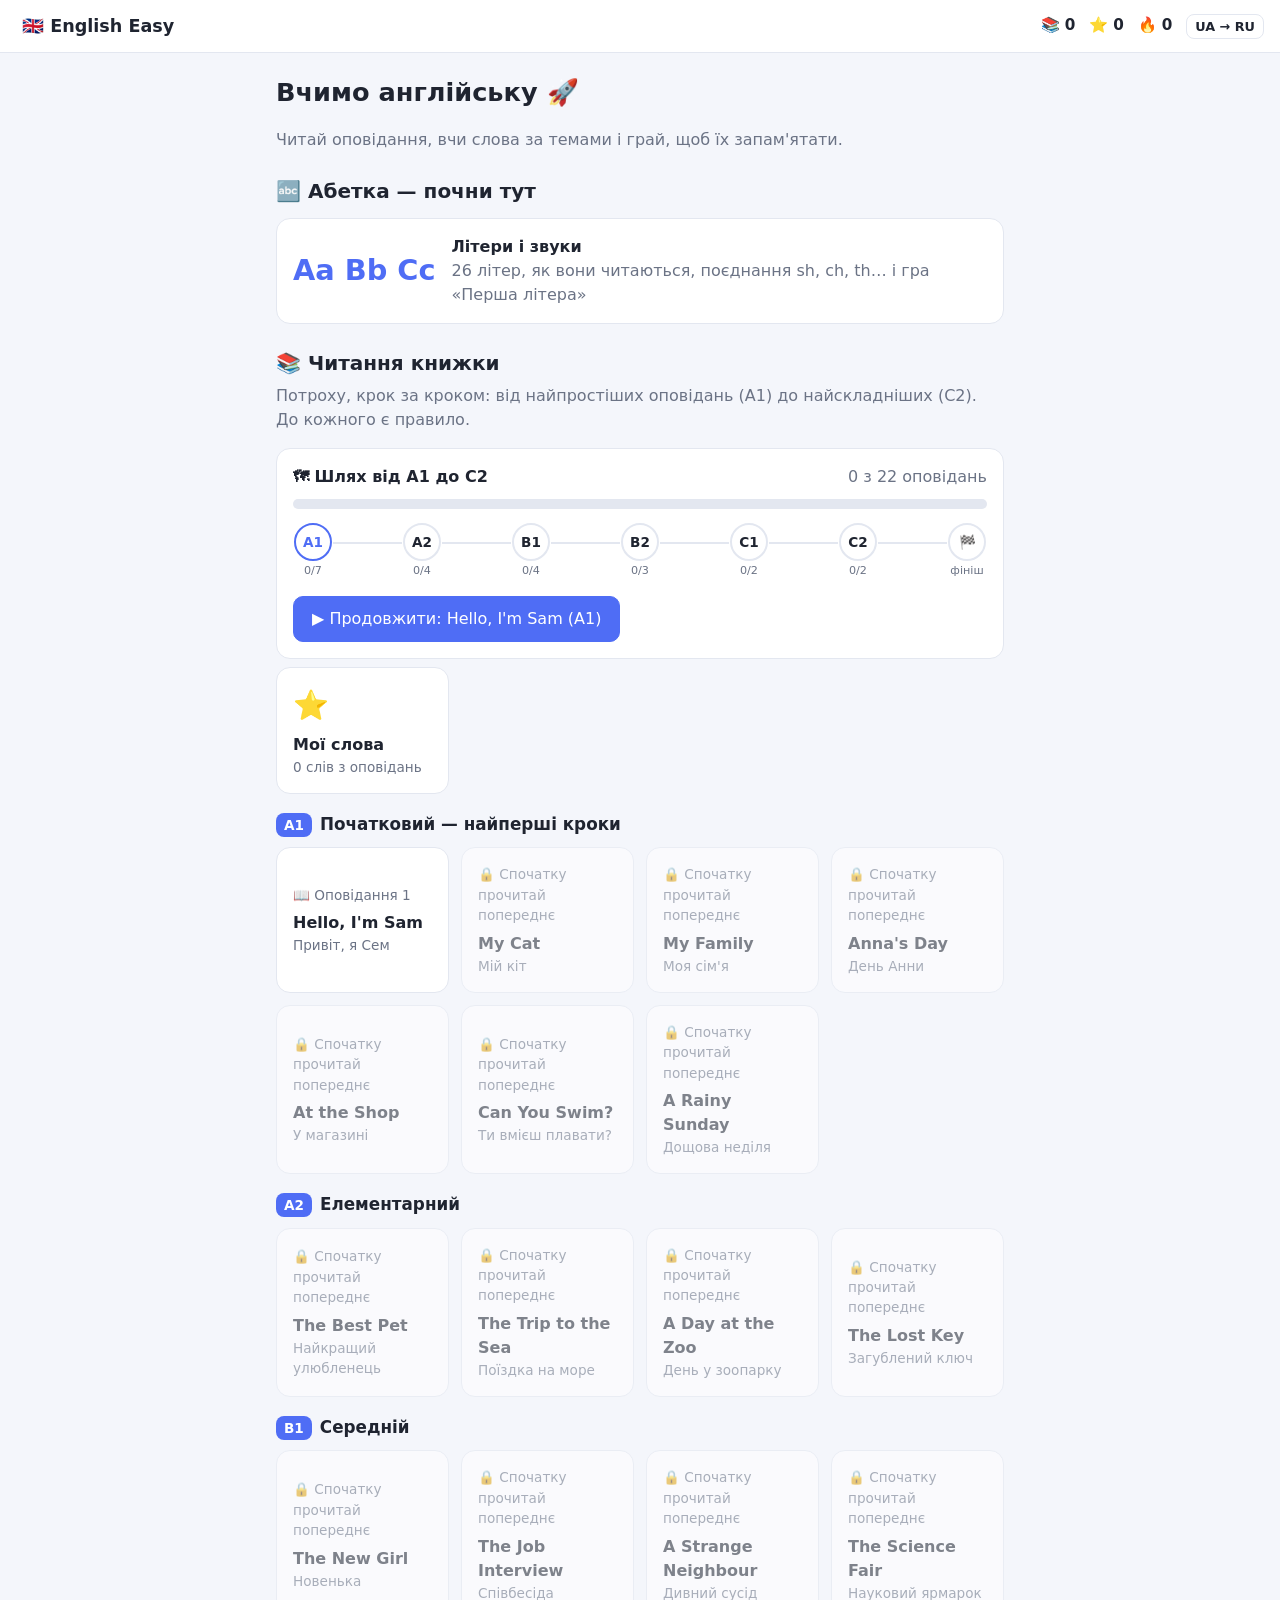
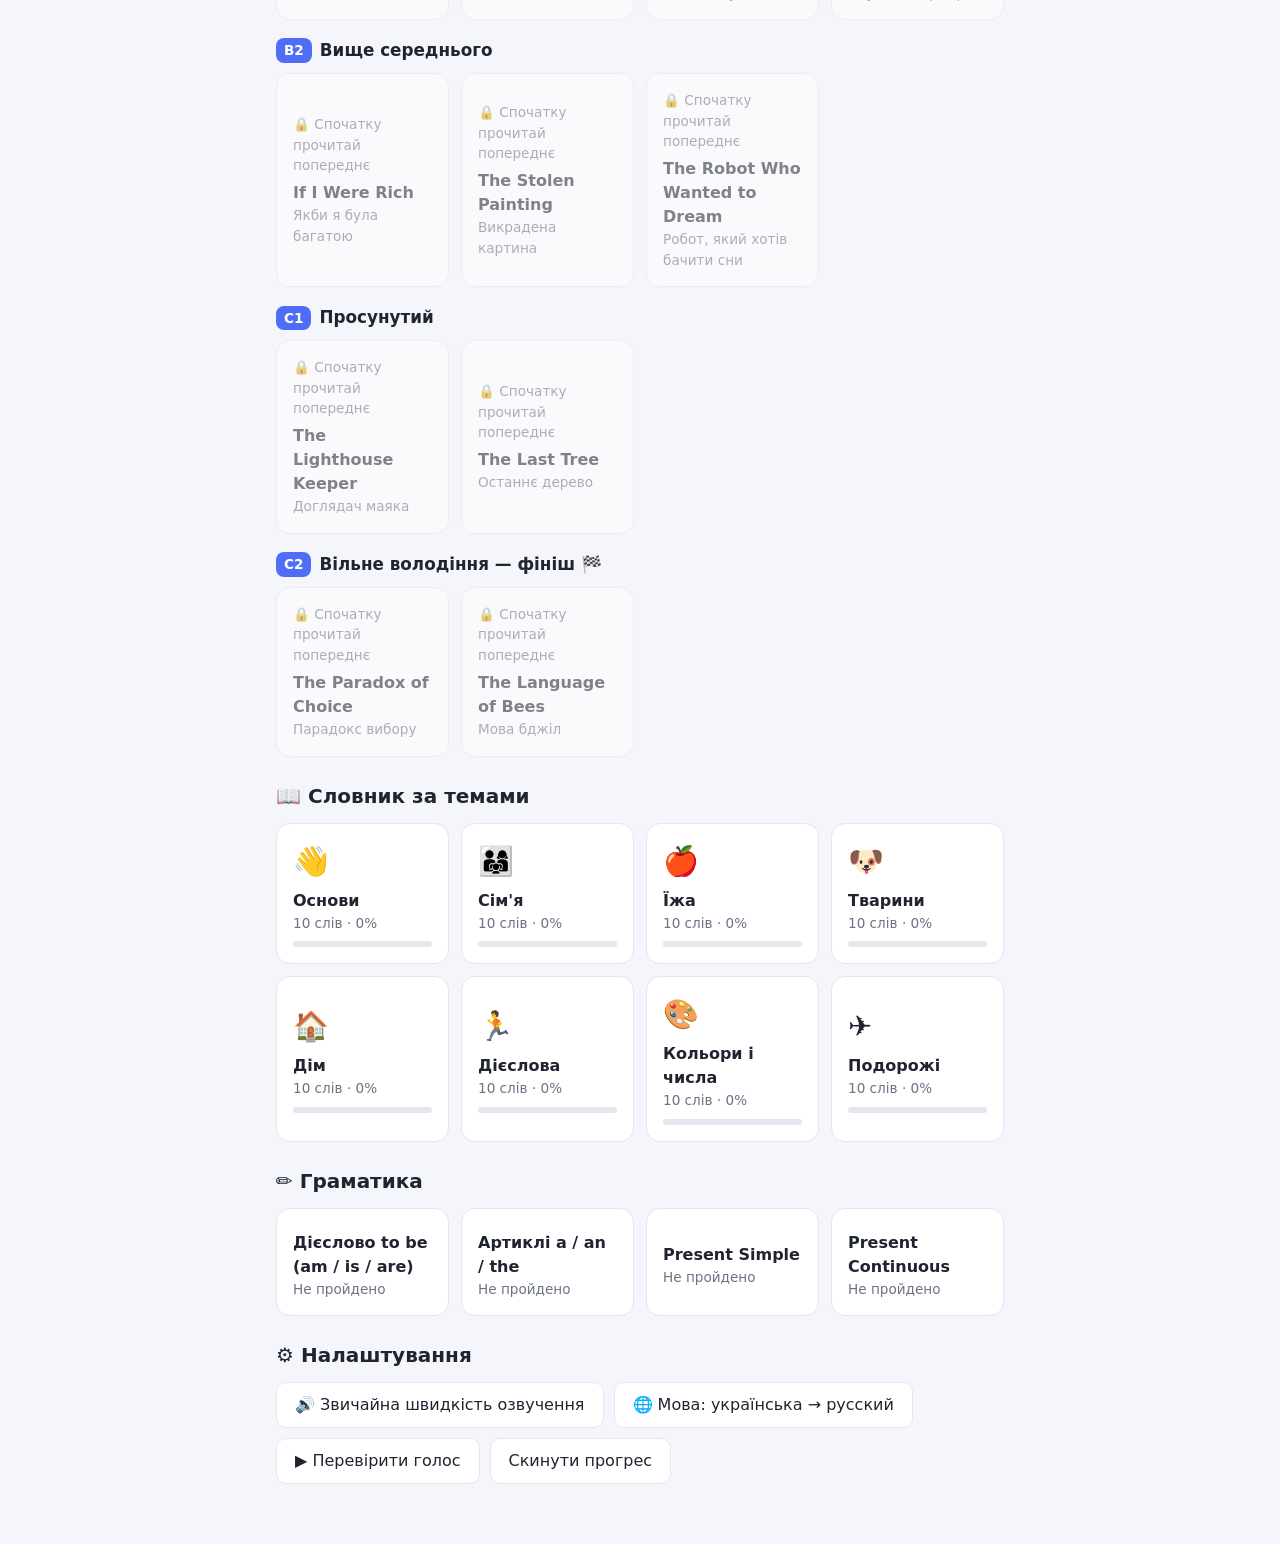
<file: index.html>
<!doctype html>
<html lang="uk">
<head>
  <meta charset="utf-8">
  <meta name="viewport" content="width=device-width, initial-scale=1">
  <title>English Easy</title>
  <link rel="stylesheet" href="style.css">
</head>
<body>
  <header class="topbar">
    <button class="logo" data-go="home">🇬🇧 English Easy</button>
    <div class="stats">
      <span>📚 <b id="stat-learned">0</b></span>
      <span>⭐ <b id="stat-xp">0</b></span>
      <span>🔥 <b id="stat-streak">0</b></span>
      <button class="lang-btn" id="lang-btn" type="button">UA → RU</button>
    </div>
  </header>

  <div id="voice-warn" class="voice-warn" hidden>
    <span data-lang="uk">🔇 На цьому пристрої не знайдено англійського голосу, тому слова можуть не озвучуватися.
    Відкрий застосунок у <b>Chrome</b>. Якщо не допоможе — встанови голос: <b>Android</b> — «Налаштування → Синтез мовлення → Google → English»,
    <b>iPhone</b> — «Параметри → Доступність → Усний контент → Голоси → English».</span>
    <span data-lang="ru">🔇 На этом устройстве не найден английский голос, поэтому слова могут не озвучиваться.
    Открой приложение в <b>Chrome</b>. Если не поможет — установи голос: <b>Android</b> — «Настройки → Синтез речи → Google → English»,
    <b>iPhone</b> — «Настройки → Универсальный доступ → Устный контент → Голоса → English».</span>
  </div>

  <main id="app"></main>

  <div id="sheet" class="sheet" hidden></div>

  <script src="data.js"></script>
  <script src="stories.js"></script>
  <script src="alphabet.js"></script>
  <script src="uk_dict.js"></script>
  <script src="uk_stories.js"></script>
  <script src="uk_data.js"></script>
  <script src="pron.js"></script>
  <script src="app.js"></script>
</body>
</html>
</file>
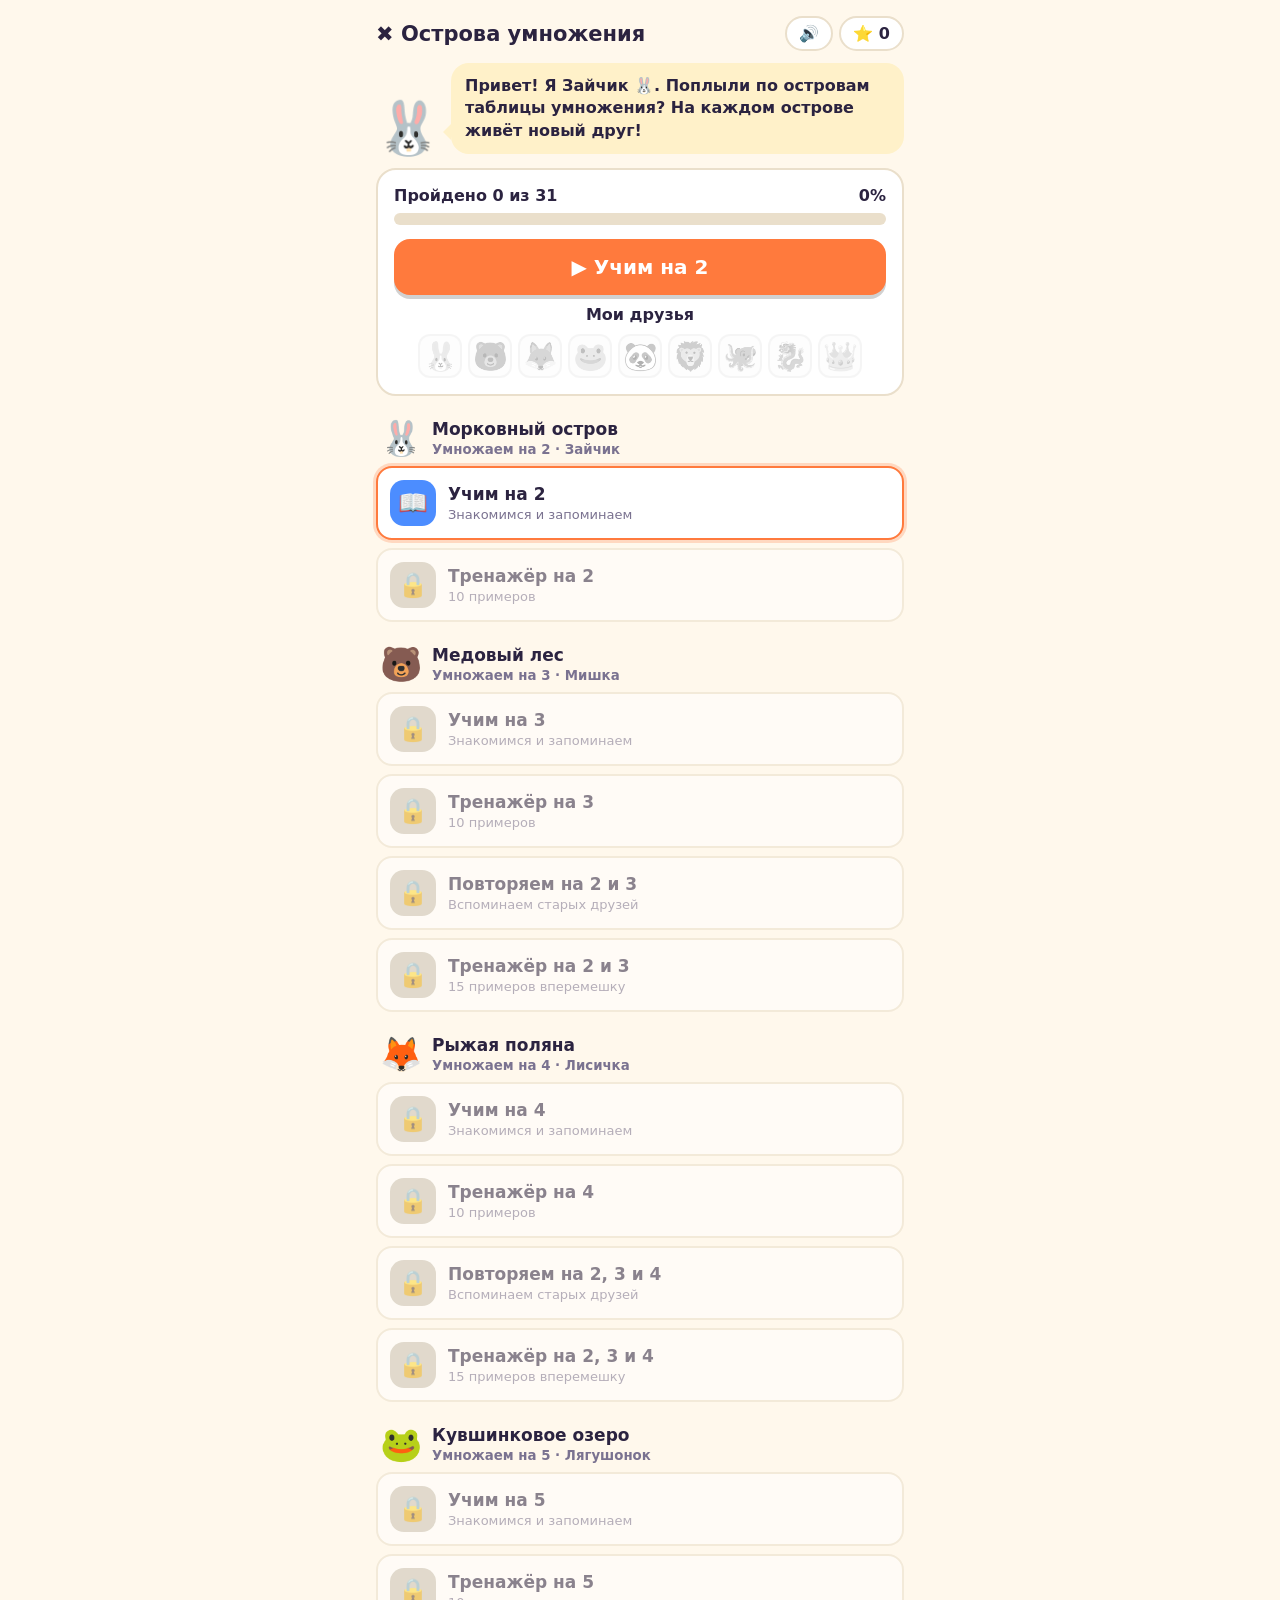
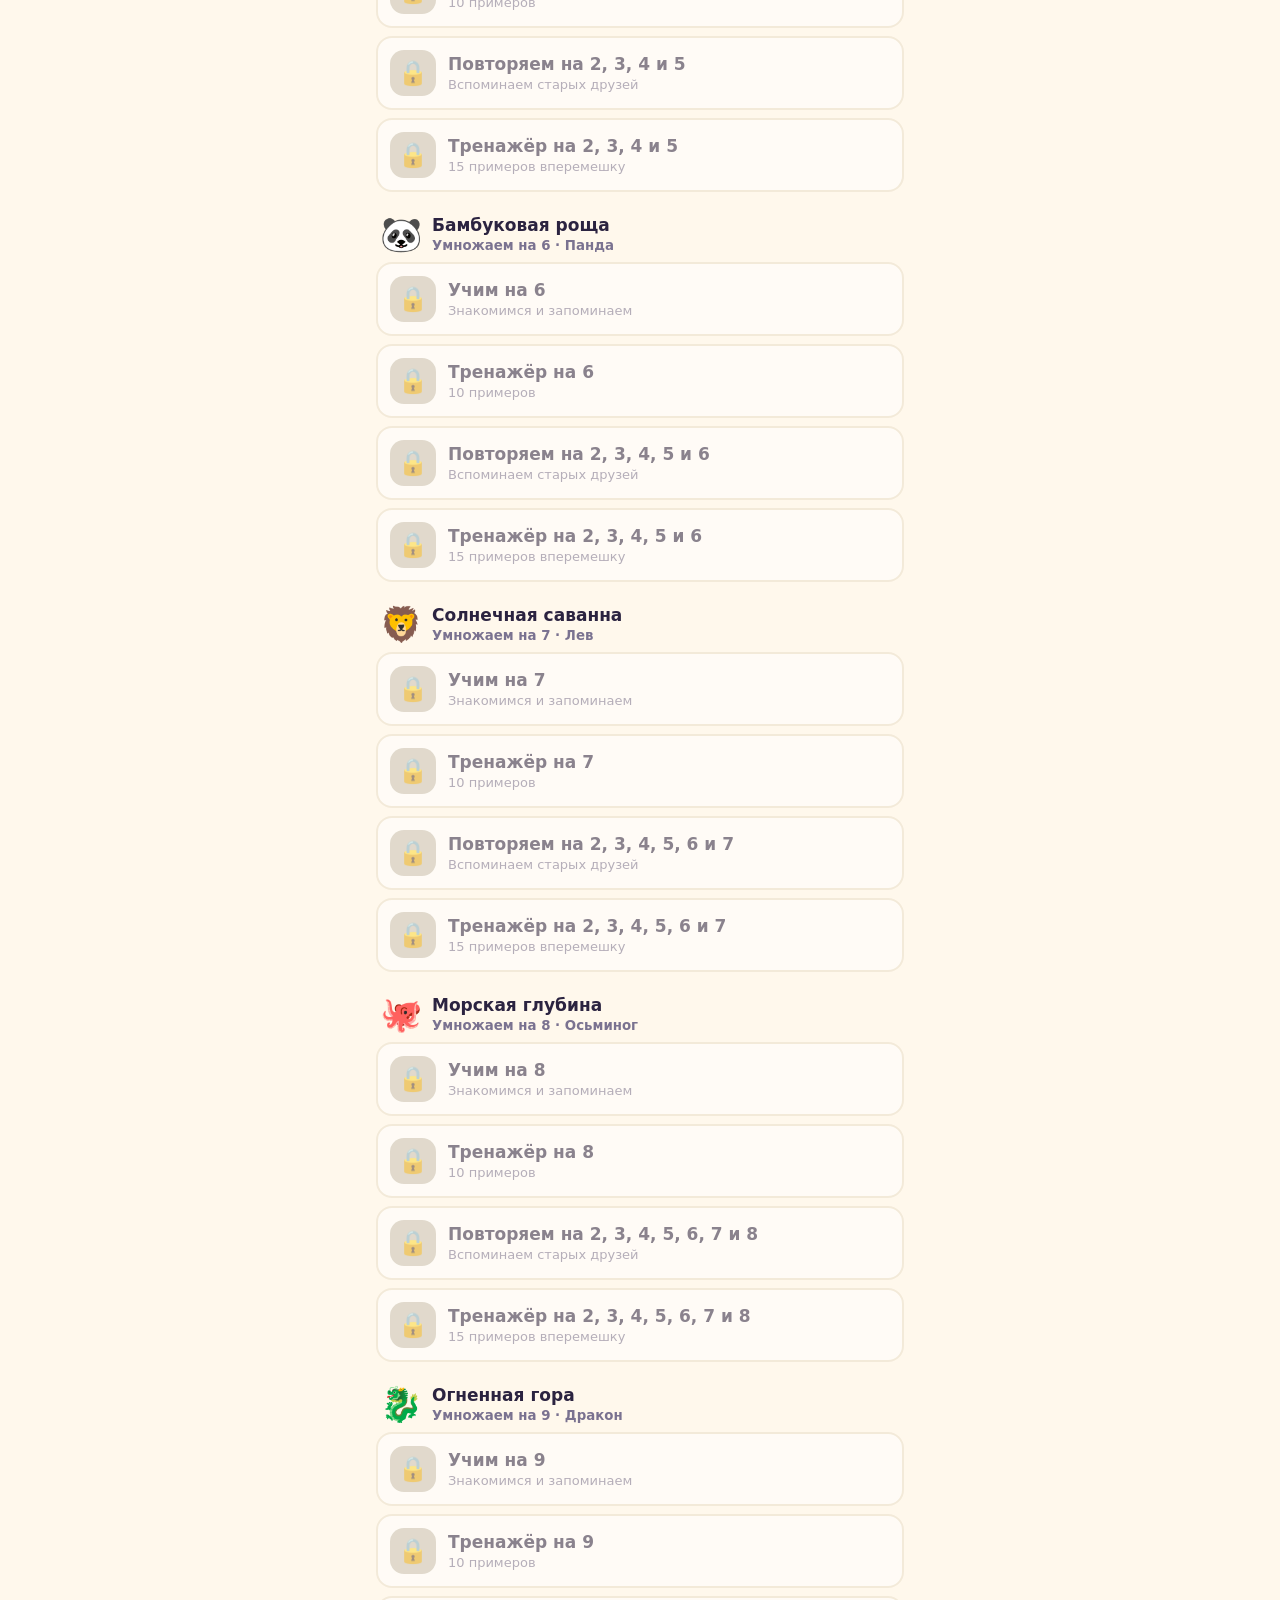
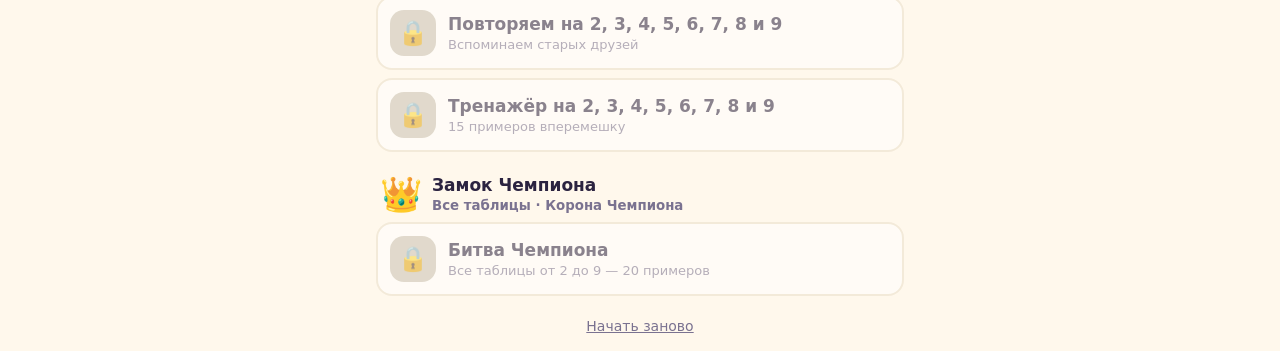
<file: multiplication/index.html>
<!doctype html>
<html lang="ru">
<head>
<meta charset="utf-8">
<meta name="viewport" content="width=device-width, initial-scale=1, maximum-scale=1">
<title>Таблица умножения</title>
<style>
:root{
  --bg:#fff8ec; --card:#ffffff; --ink:#2b2340; --muted:#7a7290; --line:#eadfcb;
  --accent:#ff7a3d; --accent2:#4c8dff; --ok:#2fb36d; --bad:#e5484d; --lock:#c9c1b3; --gold:#ffc83d;
  --learn:#4c8dff; --train:#ff7a3d; --review:#9b5de5; --mix:#2fb36d; --bubble:#fff1c9;
}
@media (prefers-color-scheme: dark){
  :root:not([data-theme="light"]){
    --bg:#1b1726; --card:#262036; --ink:#f3eefc; --muted:#a79fbd; --line:#3a3150; --lock:#4a4260; --bubble:#3b3352;
  }
}
:root[data-theme="dark"]{ --bg:#1b1726; --card:#262036; --ink:#f3eefc; --muted:#a79fbd; --line:#3a3150; --lock:#4a4260; --bubble:#3b3352; }
*{box-sizing:border-box}
html,body{margin:0;background:var(--bg);color:var(--ink);font-family:"Trebuchet MS",system-ui,-apple-system,Segoe UI,Roboto,sans-serif}
body{min-height:100vh;-webkit-tap-highlight-color:transparent;overflow-x:hidden}
button{font:inherit;color:inherit;cursor:pointer;border:0;background:none}
.wrap{max-width:560px;margin:0 auto;padding:16px}
header{display:flex;align-items:center;justify-content:space-between;gap:8px;margin-bottom:12px}
header h1{font-size:21px;margin:0}
.hdr-r{display:flex;gap:6px;align-items:center}
.pill{background:var(--card);border:2px solid var(--line);border-radius:999px;padding:6px 12px;font-weight:700}
.back{background:var(--card);border:2px solid var(--line);border-radius:12px;padding:8px 12px;font-weight:700}
.card{background:var(--card);border:2px solid var(--line);border-radius:20px;padding:16px;margin-bottom:14px}
.muted{color:var(--muted)}
.big-btn{display:block;width:100%;padding:16px;border-radius:16px;background:var(--accent);color:#fff;font-size:20px;font-weight:800;box-shadow:0 4px 0 rgba(0,0,0,.18);margin-bottom:10px}
.big-btn:active{transform:translateY(3px);box-shadow:0 1px 0 rgba(0,0,0,.18)}
.big-btn.blue{background:var(--accent2)}
.big-btn.ghost{background:var(--card);color:var(--ink);border:2px solid var(--line);box-shadow:none}

/* маскот */
.mascot{display:flex;align-items:flex-end;gap:10px;margin:4px 0 14px}
.mascot .who{font-size:52px;line-height:1;animation:bob 2.4s ease-in-out infinite;flex:none}
.mascot .say{position:relative;background:var(--bubble);border-radius:18px;padding:12px 14px;font-size:16px;line-height:1.4;font-weight:600;flex:1}
.mascot .say:before{content:"";position:absolute;left:-8px;bottom:14px;border:8px solid transparent;border-right-color:var(--bubble);border-left:0}
@keyframes bob{0%,100%{transform:translateY(0) rotate(-3deg)}50%{transform:translateY(-6px) rotate(3deg)}}

/* друзья */
.friends{display:flex;flex-wrap:wrap;gap:6px;justify-content:center;margin-top:10px}
.friends span{width:44px;height:44px;display:grid;place-items:center;font-size:28px;border-radius:12px;background:var(--bg);border:2px solid var(--line)}
.friends span.no{filter:grayscale(1);opacity:.3}

/* карта */
.island{display:flex;align-items:center;gap:10px;margin:22px 4px 8px}
.island .ani{font-size:34px}
.island b{font-size:17px;display:block}
.island small{color:var(--muted);font-weight:700}
.step{display:flex;align-items:center;gap:12px;width:100%;text-align:left;background:var(--card);border:2px solid var(--line);border-radius:16px;padding:12px;margin-bottom:8px}
.step .ico{width:46px;height:46px;flex:none;border-radius:14px;display:grid;place-items:center;font-size:24px;color:#fff}
.step .txt{flex:1;min-width:0}
.step .txt b{display:block;font-size:17px}
.step .txt span{font-size:13px;color:var(--muted)}
.step .st{font-size:18px;white-space:nowrap}
.step.locked{opacity:.55;cursor:not-allowed}
.step.locked .ico{background:var(--lock)!important}
.step.current{border-color:var(--accent);box-shadow:0 0 0 3px color-mix(in srgb,var(--accent) 25%,transparent);animation:glow 1.6s ease-in-out infinite}
@keyframes glow{50%{box-shadow:0 0 0 6px color-mix(in srgb,var(--accent) 15%,transparent)}}
.t-learn{background:var(--learn)}.t-train{background:var(--train)}.t-review{background:var(--review)}.t-mix{background:var(--mix)}
.progress{height:12px;background:var(--line);border-radius:99px;overflow:hidden}
.progress i{display:block;height:100%;background:var(--ok);border-radius:99px;transition:width .3s}

/* учим */
.rows{display:grid;gap:8px}
.row{display:flex;align-items:center;justify-content:space-between;gap:8px;background:var(--bg);border:2px solid var(--line);border-radius:14px;padding:10px 12px;font-size:23px;font-weight:800;width:100%}
.row .l{display:flex;flex-direction:column;align-items:flex-start;text-align:left}
.row .tag{font-size:12px;font-weight:800;border-radius:8px;padding:2px 8px;margin-top:3px}
.tag.known{background:color-mix(in srgb,var(--review) 18%,var(--card));color:var(--review)}
.tag.new{background:color-mix(in srgb,var(--accent) 18%,var(--card));color:var(--accent)}
.tag.easy{background:color-mix(in srgb,var(--ok) 18%,var(--card));color:var(--ok)}
.row .ans{min-width:64px;text-align:center;border-radius:10px;padding:2px 8px;background:var(--accent2);color:#fff}
.row .ans.hidden{background:var(--line);color:transparent}
.row .swap{display:block;font-size:13px;font-weight:700;color:var(--review);margin-top:4px;text-align:left}
.dots{display:flex;flex-wrap:wrap;gap:3px;max-width:120px;justify-content:flex-end}
.dots i{width:8px;height:8px;border-radius:50%;background:var(--accent)}
.tip{background:color-mix(in srgb,var(--accent2) 14%,var(--card));border-radius:14px;padding:12px;margin:12px 0;font-size:16px;line-height:1.4}
.score{display:flex;gap:8px;margin:10px 0}
.score div{flex:1;text-align:center;border-radius:14px;padding:10px 4px;font-weight:800}
.score div b{display:block;font-size:28px}
.tabs{display:flex;flex-wrap:wrap;gap:6px;margin-bottom:12px}
.tabs button{padding:8px 12px;border-radius:12px;border:2px solid var(--line);background:var(--card);font-weight:800;font-size:17px}
.tabs button.on{background:var(--review);border-color:var(--review);color:#fff}
.toggle{display:flex;gap:8px;margin:10px 0}
.toggle button{flex:1;padding:10px;border-radius:12px;border:2px solid var(--line);background:var(--card);font-weight:700}
.toggle button.on{color:#fff}

/* волшебная перестановка */
.magic{text-align:center}
.magic h3{margin:0 0 6px}
.grid-wrap{min-height:150px;display:grid;place-items:center;margin:8px 0}
.dgrid{display:inline-grid;gap:6px;transition:transform .5s}
.dgrid i{width:16px;height:16px;border-radius:50%;background:var(--accent);display:block}
.dgrid.spin{animation:spin .6s ease}
@keyframes spin{0%{transform:rotate(0) scale(1)}50%{transform:rotate(90deg) scale(.8)}100%{transform:rotate(0) scale(1)}}
.eq{font-size:30px;font-weight:900;margin:4px 0 10px}
.eq .x{color:var(--review)}
.small-btn{padding:10px 18px;border-radius:12px;background:var(--review);color:#fff;font-weight:800;font-size:17px}

/* тренажёр */
.road{position:relative;height:48px;margin:2px 0 6px;border-radius:24px;background:repeating-linear-gradient(90deg,var(--line) 0 14px,transparent 14px 24px) center/100% 4px no-repeat}
.road .runner{position:absolute;top:2px;font-size:36px;transition:left .5s cubic-bezier(.5,1.6,.5,1);transform:translateX(-50%)}
.road .goal{position:absolute;right:-4px;top:4px;font-size:32px}
.hud{display:flex;justify-content:space-between;align-items:center;gap:10px;font-weight:800}
.combo{color:var(--accent);min-height:22px}
.q{font-size:54px;font-weight:900;text-align:center;margin:6px 0 4px;letter-spacing:.02em}
.answer{font-size:44px;font-weight:900;text-align:center;min-height:64px;border-bottom:4px solid var(--line);margin:0 auto 8px;max-width:180px}
.answer.ok{color:var(--ok);border-color:var(--ok)}
.answer.bad{color:var(--bad);border-color:var(--bad)}
.feedback{text-align:center;min-height:28px;font-size:17px;font-weight:700;margin-bottom:8px;line-height:1.35}
.hintbox{background:var(--bubble);border-radius:14px;padding:10px 12px;margin-bottom:10px;font-size:16px;font-weight:600;line-height:1.4}
.hint-btn{display:block;margin:0 auto 10px;padding:6px 14px;border-radius:99px;border:2px dashed var(--review);color:var(--review);font-weight:800}
.pad{display:grid;grid-template-columns:repeat(3,1fr);gap:8px}
.pad button{padding:15px 0;font-size:28px;font-weight:800;border-radius:14px;background:var(--card);border:2px solid var(--line);box-shadow:0 3px 0 var(--line)}
.pad button:active{transform:translateY(2px);box-shadow:none}
.pad .go{background:var(--ok);border-color:var(--ok);color:#fff;box-shadow:0 3px 0 rgba(0,0,0,.2)}
.pad .del{color:var(--bad)}
.result{text-align:center}
.result .stars{font-size:54px;margin:6px 0}
.result .stars span{display:inline-block;animation:starIn .5s both}
@keyframes starIn{0%{transform:scale(0) rotate(-90deg)}80%{transform:scale(1.3)}100%{transform:scale(1)}}
.result h2{margin:6px 0}
.newfriend{font-size:80px;animation:starIn .7s both .3s;display:inline-block}
.shake{animation:shake .35s}
@keyframes shake{0%,100%{transform:translateX(0)}25%{transform:translateX(-8px)}75%{transform:translateX(8px)}}
.pop{animation:pop .3s}
@keyframes pop{50%{transform:scale(1.15)}}
.jump{animation:jump .5s}
@keyframes jump{40%{transform:translate(-50%,-14px)}}
.mistakes{display:flex;flex-wrap:wrap;gap:6px;justify-content:center;margin:10px 0}
.mistakes span{background:color-mix(in srgb,var(--bad) 14%,var(--card));border-radius:10px;padding:4px 10px;font-weight:700}
.foot{text-align:center;margin-top:20px}
.foot button{color:var(--muted);text-decoration:underline;font-size:14px}
.confetti{position:fixed;top:-20px;width:10px;height:14px;z-index:50;pointer-events:none;animation:fall linear forwards}
@keyframes fall{to{transform:translateY(110vh) rotate(720deg)}}
.float{position:fixed;z-index:50;pointer-events:none;font-size:30px;font-weight:900;animation:floatUp 1s ease-out forwards}
@keyframes floatUp{to{transform:translateY(-80px);opacity:0}}
</style>
</head>
<body>
<div class="wrap" id="app"></div>
<script>
(function(){
const MAX = 9;
const PASS_MISTAKES = 3;
const KEY = 'mult-trainer-v1';

// жители островов: каждая таблица — свой остров и свой друг
const FRIENDS = {
  2:{e:'🐰', name:'Зайчик',     island:'Морковный остров'},
  3:{e:'🐻', name:'Мишка',      island:'Медовый лес'},
  4:{e:'🦊', name:'Лисичка',    island:'Рыжая поляна'},
  5:{e:'🐸', name:'Лягушонок',  island:'Кувшинковое озеро'},
  6:{e:'🐼', name:'Панда',      island:'Бамбуковая роща'},
  7:{e:'🦁', name:'Лев',        island:'Солнечная саванна'},
  8:{e:'🐙', name:'Осьминог',   island:'Морская глубина'},
  9:{e:'🐉', name:'Дракон',     island:'Огненная гора'},
  final:{e:'👑', name:'Корона Чемпиона', island:'Замок Чемпиона'}
};

// ---------- путь обучения ----------
const steps = [];
for (let n = 2; n <= MAX; n++) {
  steps.push({type:'learn', tables:[n], stage:n});
  steps.push({type:'train', tables:[n], stage:n});
  if (n > 2) {
    steps.push({type:'review', tables:range(2, n), stage:n});
    steps.push({type:'mix', tables:range(2, n), stage:n});
  }
}
steps.push({type:'mix', tables:range(2, MAX), stage:'final', final:true});
const lastOfStage = {};
steps.forEach((s,i)=>lastOfStage[s.stage]=i);

function range(a,b){const r=[];for(let i=a;i<=b;i++)r.push(i);return r}
function list(t){ if(t.length===1) return 'на '+t[0]; if(t.length===2) return 'на '+t[0]+' и '+t[1];
  return 'на '+t.slice(0,-1).join(', ')+' и '+t[t.length-1]; }
function stepTitle(s){
  if(s.final) return 'Битва Чемпиона';
  if(s.type==='learn') return 'Учим '+list(s.tables);
  if(s.type==='review') return 'Повторяем '+list(s.tables);
  return 'Тренажёр '+list(s.tables);
}
function stepSub(s){
  if(s.final) return 'Все таблицы от 2 до '+MAX+' — 20 примеров';
  if(s.type==='learn') return 'Знакомимся и запоминаем';
  if(s.type==='train') return '10 примеров';
  if(s.type==='review') return 'Вспоминаем старых друзей';
  return '15 примеров вперемешку';
}
const ICON = {learn:'📖', train:'🎯', review:'🔁', mix:'🧩'};

// ---------- сохранение ----------
let state = load();
function load(){
  try { const s = JSON.parse(localStorage.getItem(KEY)); if (s && s.stars) { if(s.sound===undefined) s.sound=true; if(!s.weak) s.weak={}; return s; } } catch(e){}
  return {stars:{}, sound:true, weak:{}};
}
function save(){ try { localStorage.setItem(KEY, JSON.stringify(state)); } catch(e){} }
function doneCount(){ return Object.keys(state.stars).length; }
function unlocked(i){ return i===0 || state.stars[i-1] !== undefined; }
function currentIndex(){ for(let i=0;i<steps.length;i++) if(state.stars[i]===undefined) return i; return -1; }
function totalStars(){ return Object.values(state.stars).reduce((a,b)=>a+b,0); }
function hasFriend(stage){ return state.stars[lastOfStage[stage]] !== undefined; }

// ---------- звуки и праздник ----------
let actx = null;
function beep(notes){
  if(!state.sound) return;
  try{
    actx = actx || new (window.AudioContext||window.webkitAudioContext)();
    let t = actx.currentTime;
    notes.forEach(([f,d])=>{
      const o=actx.createOscillator(), g=actx.createGain();
      o.type='triangle'; o.frequency.value=f; o.connect(g); g.connect(actx.destination);
      g.gain.setValueAtTime(.18,t); g.gain.exponentialRampToValueAtTime(.001,t+d);
      o.start(t); o.stop(t+d); t+=d*.8;
    });
  }catch(e){}
}
const SND = {
  ok:()=>beep([[660,.12],[880,.18]]),
  bad:()=>beep([[220,.25]]),
  tap:()=>beep([[520,.05]]),
  win:()=>beep([[523,.15],[659,.15],[784,.15],[1047,.35]])
};
function confetti(n){
  const colors=['#ff7a3d','#4c8dff','#2fb36d','#ffc83d','#9b5de5','#e5484d'];
  for(let i=0;i<n;i++){
    const c=document.createElement('i'); c.className='confetti';
    c.style.left=Math.random()*100+'vw'; c.style.background=colors[i%colors.length];
    c.style.animationDuration=(1.5+Math.random()*1.5)+'s'; c.style.animationDelay=(Math.random()*.4)+'s';
    c.style.borderRadius=Math.random()<.5?'50%':'2px';
    document.body.appendChild(c); setTimeout(()=>c.remove(),3500);
  }
}
function floatText(txt, el){
  const r = el.getBoundingClientRect(), f=document.createElement('div');
  f.className='float'; f.textContent=txt; f.style.left=(r.left+r.width/2-20)+'px'; f.style.top=(r.top)+'px';
  document.body.appendChild(f); setTimeout(()=>f.remove(),1000);
}

// ---------- подсказки ----------
const TIPS = {
  2:'Умножить на 2 — это сложить число с самим собой: 6 × 2 = 6 + 6 = 12. Все ответы — чётные!',
  3:'Каждый следующий ответ на 3 больше: 3, 6, 9, 12, 15… Шагаем тройками, как Мишка по ступенькам.',
  4:'Умножить на 4 — это два раза удвоить: 7 × 4 → 7 + 7 = 14 → 14 + 14 = 28.',
  5:'Ответы на 5 всегда заканчиваются на 0 или 5 — как стрелки на часах: 5, 10, 15, 20…',
  6:'6 × чётное число: ответ заканчивается той же цифрой! 6 × 4 = 24, 6 × 6 = 36, 6 × 8 = 48.',
  7:'Самая хитрая таблица! Зато новых примеров совсем мало. Запомни: 7 × 8 = 56 — «5, 6, 7, 8» по порядку!',
  8:'Умножить на 8 — три раза удвоить: 3 → 6 → 12 → 24. Значит, 8 × 3 = 24.',
  9:'Секрет Дракона: сумма цифр ответа всегда 9 (18 → 1+8, 27 → 2+7). А первая цифра на 1 меньше: 9 × 6 = 54.'
};

// подсказка к конкретному примеру a × b; learned — таблицы, которые уже учили раньше
function hintFor(a, b, learned){
  const small=Math.min(a,b), big=Math.max(a,b);
  if (small===1) return `☝️ Умножить на 1 — число не меняется: ${a} × ${b} = ${big}.`;
  if (a===10 || b===10) return `🔟 Умножить на 10 — просто припиши нолик: ${small===10?big:small} → ${(small===10?big:small)}0.`;
  if (small!==big && learned.includes(small)) {
    const swap = a===big
      ? `🔄 Поменяй числа местами! ${a} × ${b} = ${b} × ${a}. `
      : '';
    return `${swap}Это пример из таблицы на ${small} — ты её уже знаешь, ${FRIENDS[small].e} ${FRIENDS[small].name} помнит! ${trick(small, big)}`;
  }
  return trick(a, b);
}
function trick(a, b){
  // a — таблица, b — на сколько умножаем
  if (a===2) return `➕ Сложи: ${b} + ${b}.`;
  if (b===2) return `➕ Сложи: ${a} + ${a}.`;
  if (a===4) return `✌️ Удвой два раза: ${b} → ${b*2} → …`;
  if (a===5) return `🕐 Считай пятёрками, как минутки на часах: 5, 10, 15…`;
  if (a===9) return `🐉 Секрет: ${b} × 10 = ${b*10}, а теперь отними ${b}.`;
  if (a===8) return `✌️ Удвой три раза: ${b} → ${b*2} → ${b*4} → …`;
  if (b===5) return `🕐 ${a} × 10 = ${a*10}, а половина от этого — ответ.`;
  return `🪜 Вспомни ${a} × ${b-1} = ${a*(b-1)} и прибавь ещё ${a}.`;
}

// ---------- экраны ----------
const app = document.getElementById('app');
function h(html){ app.innerHTML = html; window.scrollTo(0,0); }
function starsText(n){ return '⭐'.repeat(n) + '☆'.repeat(3-n); }
function mascot(who, text){ return `<div class="mascot"><div class="who">${who}</div><div class="say">${text}</div></div>`; }
function pick(a){ return a[Math.floor(Math.random()*a.length)]; }

function home(){
  const cur = currentIndex();
  const pct = Math.round(doneCount()/steps.length*100);
  const curStep = cur>=0 ? steps[cur] : null;
  const guide = curStep ? FRIENDS[curStep.stage] : FRIENDS.final;
  const hello = cur<0 ? 'Ура! Ты прошёл все острова и стал Чемпионом умножения! 🏆'
    : cur===0 ? 'Привет! Я Зайчик 🐰. Поплыли по островам таблицы умножения? На каждом острове живёт новый друг!'
    : pick([`Ты на острове «${guide.island}». Вперёд!`,'Я в тебя верю! 💪','Каждый день понемножку — и всё получится!',`Уже ${totalStars()} звёзд! Соберём ещё?`]);
  let html = `<header><h1>✖️ Острова умножения</h1>
    <div class="hdr-r"><button class="pill" id="snd">${state.sound?'🔊':'🔇'}</button><span class="pill">⭐ ${totalStars()}</span></div></header>
  ${mascot(guide.e, hello)}
  <div class="card">
    <div style="display:flex;justify-content:space-between;font-weight:700;margin-bottom:8px">
      <span>Пройдено ${doneCount()} из ${steps.length}</span><span>${pct}%</span></div>
    <div class="progress"><i style="width:${pct}%"></i></div>
    <div style="margin-top:14px">${cur>=0 ? `<button class="big-btn" data-step="${cur}">▶ ${stepTitle(steps[cur])}</button>` : ''}</div>
    <div style="text-align:center;font-weight:800;margin-top:4px">Мои друзья</div>
    <div class="friends">${range(2,MAX).map(n=>`<span class="${hasFriend(n)?'':'no'}" title="${FRIENDS[n].name}">${FRIENDS[n].e}</span>`).join('')}
      <span class="${hasFriend('final')?'':'no'}">👑</span></div>
  </div>`;
  let last = null;
  steps.forEach((s,i)=>{
    if (s.stage!==last){
      last = s.stage; const f=FRIENDS[s.stage];
      html += `<div class="island"><span class="ani">${f.e}</span><span><b>${f.island}</b>
        <small>${s.stage==='final'?'Все таблицы':'Умножаем на '+s.stage} · ${f.name}</small></span></div>`;
    }
    const lock = !unlocked(i), st = state.stars[i];
    const kind = s.final ? 'mix' : s.type;
    html += `<button class="step ${lock?'locked':''} ${i===cur?'current':''}" data-step="${i}" ${lock?'disabled':''}>
      <span class="ico t-${kind}">${lock?'🔒':(s.final?'🏆':ICON[s.type])}</span>
      <span class="txt"><b>${stepTitle(s)}</b><span>${stepSub(s)}</span></span>
      <span class="st">${st!==undefined ? (s.type==='learn'||s.type==='review' ? '✅' : starsText(st)) : ''}</span>
    </button>`;
  });
  html += `<div class="foot"><button id="reset">Начать заново</button></div>`;
  h(html);
  app.querySelectorAll('[data-step]').forEach(b=>b.onclick=()=>{ SND.tap(); openStep(+b.dataset.step); });
  document.getElementById('snd').onclick=()=>{ state.sound=!state.sound; save(); home(); };
  document.getElementById('reset').onclick=()=>{
    if(confirm('Стереть весь прогресс и начать сначала?')){ state={stars:{},sound:state.sound,weak:{}}; save(); home(); }
  };
}

function openStep(i){
  if(!unlocked(i)) return;
  const s = steps[i];
  if (s.type==='learn') learn(i, s.tables[0]);
  else if (s.type==='review') review(i, s.tables);
  else trainer(i, s.tables, s.final ? 20 : (s.type==='mix' ? 15 : 10));
}
function topBar(title){
  return `<header><button class="back" id="back">← Назад</button><h1 style="font-size:19px;text-align:right">${title}</h1></header>`;
}
function bindBack(){ document.getElementById('back').onclick = home; }

// строчки таблицы: n × k; learned — таблицы, выученные раньше
function tableRows(n, hide, learned){
  let r = '';
  for(let k=2;k<=10;k++){
    let dots=''; if(!hide && n*k<=30) for(let d=0; d<n*k; d++) dots+='<i></i>';
    let tag='', swap='';
    if(k===10) tag='<span class="tag easy">🔟 припиши 0</span>';
    else if(k<n && learned.includes(k)){ tag=`<span class="tag known">🔄 уже знаешь!</span>`;
      swap=`<span class="swap">= ${k} × ${n} из таблицы на ${k} ${FRIENDS[k].e}</span>`; }
    else if(k>=n) tag='<span class="tag new">🆕 новое</span>';
    if(isWeak(n,k)) tag+=' <span class="tag new" style="background:color-mix(in srgb,var(--bad) 18%,var(--card));color:var(--bad)">❗ была ошибка</span>';
    r += `<button class="row" data-k="${k}">
      <span class="l"><span>${n} × ${k} =</span>${tag}${hide?'':swap}</span>
      <span style="display:flex;align-items:center;gap:8px"><span class="dots">${dots}</span>
      <span class="ans ${hide?'hidden':''}">${n*k}</span></span></button>`;
  }
  return r;
}

// карточка «Волшебная перестановка»: точки 2 × n поворачиваются в n × 2
function magicCard(n, m){
  return `<div class="card magic">
    <h3>🪄 Волшебная перестановка</h3>
    <div class="muted">Поверни картинку — точек останется столько же!</div>
    <div class="grid-wrap"><div class="dgrid" id="dg"></div></div>
    <div class="eq" id="eqn"></div>
    <button class="small-btn" id="rot">🔄 Повернуть!</button>
    <div class="tip" style="text-align:left">Значит, <b>${n} × ${m} = ${m} × ${n}</b>. Если числа поменять местами, ответ не меняется. Поэтому часть примеров ты <b>уже знаешь</b> из прошлых таблиц — и с каждым островом их всё больше!</div>
  </div>`;
}
function bindMagic(n, m){
  let flipped=false;
  const dg=document.getElementById('dg'), eq=document.getElementById('eqn');
  function draw(){
    const rows = flipped ? n : m, cols = flipped ? m : n;
    dg.style.gridTemplateColumns = `repeat(${cols},16px)`;
    dg.innerHTML = '<i></i>'.repeat(rows*cols);
    eq.innerHTML = `<span class="x">${rows} × ${cols}</span> = ${n*m}`;
  }
  draw();
  document.getElementById('rot').onclick=()=>{
    SND.tap(); dg.classList.remove('spin'); void dg.offsetWidth; dg.classList.add('spin');
    setTimeout(()=>{flipped=!flipped; draw();},300);
  };
}

function learn(i, n){
  let hide = false;
  const learned = range(2, n-1);
  const f = FRIENDS[n];
  const known = learned.length, easy = 1, fresh = 9 - known - easy;
  const intro = n===2
    ? `Привет! Я ${f.name} ${f.e}. Умножать на 2 — проще простого: это число плюс оно же! Открой секрет внизу — он поможет на всех островах.`
    : `Привет! Я ${f.name} ${f.e}. Хорошая новость: из 9 примеров ты уже знаешь ${known+easy}! Новых всего <b>${fresh}</b>. Примеры с 🔄 — переверни, и они из прошлых таблиц.`;
  function draw(){
    h(`${topBar(f.island)}
    ${mascot(f.e, intro)}
    <div class="card">
      <div class="tip">💡 ${TIPS[n]}</div>
      <div class="tip" style="background:color-mix(in srgb,var(--ok) 14%,var(--card))">📏 <b>Два простых правила:</b><br>0️⃣ Умножаем на 0 — всегда будет 0: ${n} × 0 = 0<br>1️⃣ Умножаем на 1 — получается то же самое число: ${n} × 1 = ${n}</div>
      <div class="toggle">
        <button id="show" class="${!hide?'on':''}" style="${!hide?'background:var(--learn);border-color:var(--learn)':''}">👀 Смотрю</button>
        <button id="hide" class="${hide?'on':''}" style="${hide?'background:var(--learn);border-color:var(--learn)':''}">🙈 Проверяю себя</button>
      </div>
      <p class="muted" style="margin:6px 2px 10px">${hide?'Скажи ответ вслух, потом нажми на строчку и проверь.':'Прочитай каждую строчку вслух 2–3 раза.'}</p>
      <div class="rows">${tableRows(n, hide, learned)}</div>
    </div>
    ${magicCard(n, n===2?4:2)}
    <button class="big-btn blue" id="done">Я запомнил! К тренажёру →</button>`);
    bindBack(); bindMagic(n, n===2?4:2);
    document.getElementById('show').onclick=()=>{hide=false;draw()};
    document.getElementById('hide').onclick=()=>{hide=true;draw()};
    app.querySelectorAll('.row').forEach(r=>r.onclick=()=>{ SND.tap(); const a=r.querySelector('.ans'); a.classList.toggle('hidden'); a.classList.add('pop'); setTimeout(()=>a.classList.remove('pop'),300); });
    document.getElementById('done').onclick=()=>{ if(state.stars[i]===undefined){state.stars[i]=3;save();} openStep(i+1); };
  }
  draw();
}

function review(i, tables){
  let cur = tables[tables.length-1], hide = true;
  const stage = steps[i].stage;
  function draw(){
    const f = FRIENDS[cur];
    h(`${topBar('Повторяем')}
    ${mascot(FRIENDS[stage].e, `Давай навестим старых друзей! ${tables.map(t=>FRIENDS[t].e).join(' ')} Сначала закрой ответы и проверь себя.`)}
    <div class="card">
      <div class="tabs">${tables.map(t=>`<button data-t="${t}" class="${t===cur?'on':''}">${FRIENDS[t].e} × ${t}</button>`).join('')}</div>
      <div class="toggle">
        <button id="show" class="${!hide?'on':''}" style="${!hide?'background:var(--review);border-color:var(--review)':''}">👀 Смотрю</button>
        <button id="hide" class="${hide?'on':''}" style="${hide?'background:var(--review);border-color:var(--review)':''}">🙈 Проверяю себя</button>
      </div>
      <div class="tip">💡 ${TIPS[cur]}</div>
      <div class="rows">${tableRows(cur, hide, range(2, cur-1))}</div>
    </div>
    <button class="big-btn blue" id="done">Повторил! К тренажёру →</button>`);
    bindBack();
    app.querySelectorAll('[data-t]').forEach(b=>b.onclick=()=>{cur=+b.dataset.t;draw()});
    document.getElementById('show').onclick=()=>{hide=false;draw()};
    document.getElementById('hide').onclick=()=>{hide=true;draw()};
    app.querySelectorAll('.row').forEach(r=>r.onclick=()=>{ SND.tap(); r.querySelector('.ans').classList.toggle('hidden'); });
    document.getElementById('done').onclick=()=>{ if(state.stars[i]===undefined){state.stars[i]=3;save();} openStep(i+1); };
  }
  draw();
}

// ---------- тренажёр ----------
function pairKey(a,b){ return Math.min(a,b)+'x'+Math.max(a,b); }
function isWeak(a,b){ return (state.weak[pairKey(a,b)]||0) > 0; }
function makeQuestions(tables, count){
  const pool = [];
  tables.forEach((t,idx)=>{
    const weight = (tables.length>1 && idx===tables.length-1) ? 2 : 1;
    for(let k=2;k<=10;k++) for(let w=0;w<weight;w++){
      // часто переставляем множители: 7 × 3 и 3 × 7 — тренируем перестановку
      pool.push(Math.random()<.35 ? {a:k,b:t} : {a:t,b:k});
    }
  });
  shuffle(pool);
  const out = [], seen = new Set();
  // сначала — примеры, в которых ребёнок раньше ошибался (до половины тренажёра)
  const weak = Object.entries(state.weak)
    .map(([k,v])=>{ const [x,y]=k.split('x').map(Number); return {x,y,v}; })
    .filter(w=>w.v>0 && (tables.includes(w.x)||tables.includes(w.y)) && w.x>=2 && w.y<=10)
    .sort((p,q)=>q.v-p.v).slice(0, Math.ceil(count/2));
  weak.forEach(w=>{ const big=tables.includes(w.y)?w.y:w.x, other=big===w.y?w.x:w.y;
    out.push(Math.random()<.5 ? {a:big,b:other} : {a:other,b:big}); seen.add(pairKey(w.x,w.y)); });
  for(const q of pool){ const key=Math.min(q.a,q.b)+'x'+Math.max(q.a,q.b);
    if(out.length>=count) break; if(seen.has(key)) continue; seen.add(key); out.push(q); }
  shuffle(out);
  while(out.length<count) out.push(pool[Math.floor(Math.random()*pool.length)]);
  return out;
}
function shuffle(a){ for(let i=a.length-1;i>0;i--){const j=Math.floor(Math.random()*(i+1));[a[i],a[j]]=[a[j],a[i]]} return a; }

let keyHandler = null;
function trainer(i, tables, count){
  const s = steps[i];
  const stage = s.stage, f = FRIENDS[stage];
  // какие таблицы уже выучены к этому шагу (для подсказок «поменяй местами»)
  const learned = s.final ? range(2,MAX) : range(2, stage);
  const queue = makeQuestions(tables, count);
  let total = count;
  let solved = 0, mistakes = 0, wrongList = [], input = '', locked = false, firstTry = true, combo = 0, hintShown = false;
  const praise = ['Молодец! 🎉','Верно! 👍','Супер! ⭐','Отлично! 💪','Так держать! 🚀','Правильно! ✅','Ух ты! 🤩','Гений! 🧠'];

  function draw(){
    const q = queue[0];
    hintShown = false;
    h(`${topBar(stepTitle(s))}
    <div class="card">
      <div class="road"><span class="runner" id="runner" style="left:${8+solved/total*80}%">${f.e}</span><span class="goal">${s.final?'🏆':'🎁'}</span></div>
      <div class="hud"><span>${solved}/${total}</span><span class="combo" id="combo">${combo>=2?'🔥 '+combo+' подряд!':''}</span><span>❌ ${mistakes}</span></div>
      <div class="q" id="q">${q.a} × ${q.b}</div>
      <div class="answer" id="ans">${input||'&nbsp;'}</div>
      <div class="feedback" id="fb">&nbsp;</div>
      <div id="hintArea"><button class="hint-btn" id="hintBtn">💡 Подсказка</button></div>
      <div class="pad">
        ${[1,2,3,4,5,6,7,8,9].map(d=>`<button data-d="${d}">${d}</button>`).join('')}
        <button class="del" data-d="del">⌫</button><button data-d="0">0</button><button class="go" data-d="ok">✔</button>
      </div>
    </div>`);
    bindBack();
    app.querySelectorAll('[data-d]').forEach(b=>b.onclick=()=>press(b.dataset.d));
    document.getElementById('hintBtn').onclick=showHint;
  }
  function showHint(){
    const q = queue[0]; hintShown = true;
    document.getElementById('hintArea').innerHTML = `<div class="hintbox">${hintFor(q.a, q.b, learned)}</div>`;
  }
  function setAns(cls){ const el=document.getElementById('ans'); el.className='answer '+(cls||''); el.innerHTML=input||'&nbsp;'; }
  function press(d){
    if(locked) return;
    if(d==='del'){ input=input.slice(0,-1); setAns(); return; }
    if(d==='ok'){ check(); return; }
    if(input.length<3){ input+=d; setAns(); }
  }
  function check(){
    if(!input) return;
    const q = queue[0], right = q.a*q.b, fb = document.getElementById('fb');
    locked = true;
    if(+input===right){
      SND.ok(); setAns('ok'); fb.style.color='var(--ok)';
      const key = pairKey(q.a,q.b);
      queue.shift(); solved++;
      if(firstTry && !hintShown){ if(state.weak[key] && !q.rep){ state.weak[key]--; if(state.weak[key]<=0) delete state.weak[key]; save(); } }
      else {
        // ошибся — этот пример вернётся ещё раз через пару вопросов
        queue.splice(Math.min(2, queue.length), 0, {a:q.b, b:q.a, rep:true}); total++;
      }
      if(firstTry && !hintShown) combo++; else combo=0;
      fb.textContent = combo>=3 && combo%3===0 ? `Серия ${combo}! Ты огонь! 🔥` : pick(praise);
      floatText(firstTry?'+1 ⭐':'👍', document.getElementById('ans'));
      if(combo>=3 && combo%3===0) confetti(25);
      const run=document.getElementById('runner'); run.style.left=(8+solved/total*80)+'%'; run.classList.add('jump');
      firstTry = true;
      setTimeout(next, 750);
    } else {
      SND.bad(); combo = 0;
      if(firstTry){ mistakes++; wrongList.push(q.a+' × '+q.b+' = '+right);
        const key=pairKey(q.a,q.b); state.weak[key]=Math.min((state.weak[key]||0)+2, 4); save(); }
      firstTry = false;
      setAns('bad'); document.getElementById('ans').classList.add('shake');
      document.getElementById('combo').textContent='';
      fb.style.color='var(--bad)'; fb.textContent = `Ой! ${q.a} × ${q.b} = ${right}. Напиши ещё раз!`;
      showHint();
      setTimeout(()=>{ input=''; setAns(); locked=false; }, 1400);
    }
  }
  function next(){
    input=''; locked=false;
    if(queue.length===0) return finish();
    draw();
  }
  function finish(){
    detachKeys();
    const limit = count>10 ? PASS_MISTAKES+1 : PASS_MISTAKES;
    const pass = mistakes <= limit;
    const stars = mistakes===0 ? 3 : mistakes<=1 ? 2 : 1;
    const isLast = lastOfStage[stage]===i;
    const newFriend = pass && isLast && state.stars[i]===undefined;
    if(pass){ state.stars[i] = Math.max(state.stars[i]||0, stars); save(); SND.win(); confetti(newFriend?120:60); } else SND.bad();
    const nextI = i+1 < steps.length ? i+1 : -1;
    h(`${topBar('Результат')}
    <div class="card result">
      <div class="stars">${pass ? Array.from(starsText(stars)).map((c,j)=>`<span style="animation-delay:${j*.25}s">${c}</span>`).join('') : f.e}</div>
      <h2>${pass ? (mistakes===0?'Без единой ошибки! 🎉':'Тренажёр пройден!') : 'Почти получилось!'}</h2>
      <p class="muted">Ошибок: ${mistakes}. ${pass ? '' : f.name+' ждёт тебя! Чтобы пройти, можно ошибиться не больше '+limit+' раз. Попробуй ещё!'}</p>
      ${wrongList.length?`<p style="margin-bottom:4px"><b>Повтори эти примеры:</b></p><div class="mistakes">${wrongList.map(w=>`<span>${w}</span>`).join('')}</div>`:''}
    </div>
    ${newFriend ? `<div class="card result"><div class="newfriend">${f.e}</div>
      <h2>${stage==='final' ? 'Ты — Чемпион умножения!' : 'Новый друг: '+f.name+'!'}</h2>
      <p class="muted">${stage==='final' ? 'Вся таблица умножения покорена! 🏆' : 'Остров «'+f.island+'» пройден. '+f.name+' теперь в твоей коллекции.'}</p></div>` : ''}
    ${pass && nextI>=0 ? `<button class="big-btn" id="next">Дальше: ${stepTitle(steps[nextI])} →</button>` : ''}
    <button class="big-btn ${pass?'ghost':''}" id="again">🔄 Ещё раз</button>
    <button class="big-btn ghost" id="map">🗺 К карте островов</button>`);
    bindBack();
    const n = document.getElementById('next'); if(n) n.onclick=()=>openStep(nextI);
    document.getElementById('again').onclick=()=>openStep(i);
    document.getElementById('map').onclick=home;
  }
  function detachKeys(){ if(keyHandler){ document.removeEventListener('keydown', keyHandler); keyHandler=null; } }
  detachKeys();
  keyHandler = e=>{
    if(!document.getElementById('ans')) return detachKeys();
    if(/^[0-9]$/.test(e.key)) press(e.key);
    else if(e.key==='Backspace') press('del');
    else if(e.key==='Enter') press('ok');
  };
  document.addEventListener('keydown', keyHandler);
  draw();
}

home();
})();
</script>
</body>
</html>
</file>
<file: style.css>
:root {
  --bg: #f4f6fb;
  --card: #ffffff;
  --text: #1f2430;
  --muted: #6b7385;
  --primary: #4f6df5;
  --primary-dark: #3a54d6;
  --good: #22a861;
  --bad: #e5484d;
  --border: #e3e7f0;
  --radius: 14px;
}

@media (prefers-color-scheme: dark) {
  :root:not([data-theme="light"]) {
    --bg: #14171f;
    --card: #1e222c;
    --text: #e8ebf2;
    --muted: #9aa2b4;
    --border: #2d3240;
    color-scheme: dark;
  }
}
:root[data-theme="dark"] {
  --bg: #14171f;
  --card: #1e222c;
  --text: #e8ebf2;
  --muted: #9aa2b4;
  --border: #2d3240;
  color-scheme: dark;
}

* { box-sizing: border-box; }

body {
  margin: 0;
  font-family: system-ui, -apple-system, "Segoe UI", Roboto, sans-serif;
  background: var(--bg);
  color: var(--text);
  line-height: 1.5;
}

button { font: inherit; cursor: pointer; }

.topbar {
  position: sticky; top: env(safe-area-inset-top, 0px); z-index: 10;
  display: flex; justify-content: space-between; align-items: center;
  padding: 12px 16px;
  background: var(--card);
  border-bottom: 1px solid var(--border);
}
.logo { background: none; border: 0; color: var(--text); font-weight: 700; font-size: 1.1rem; }
.stats { display: flex; gap: 14px; font-size: 0.95rem; }

main { max-width: 760px; margin: 0 auto; padding: 20px 16px 60px; }

h1 { font-size: 1.6rem; margin: 0 0 6px; }
h2 { font-size: 1.25rem; margin: 24px 0 12px; }
.muted { color: var(--muted); }

.grid {
  display: grid;
  grid-template-columns: repeat(auto-fill, minmax(160px, 1fr));
  gap: 12px;
}

.card {
  background: var(--card);
  border: 1px solid var(--border);
  border-radius: var(--radius);
  padding: 16px;
}

.tile {
  background: var(--card);
  border: 1px solid var(--border);
  border-radius: var(--radius);
  padding: 16px;
  text-align: left;
  color: var(--text);
  transition: transform .1s, border-color .1s;
}
.tile:hover { transform: translateY(-2px); border-color: var(--primary); }
.tile .icon { font-size: 1.8rem; }
.tile .name { font-weight: 600; margin-top: 6px; }
.tile .sub { color: var(--muted); font-size: 0.85rem; }

.progress { height: 6px; background: var(--border); border-radius: 3px; overflow: hidden; margin-top: 8px; }
.progress > div { height: 100%; background: var(--good); transition: width .3s; }

.btn {
  display: inline-block;
  padding: 10px 18px;
  border-radius: 10px;
  border: 1px solid var(--border);
  background: var(--card);
  color: var(--text);
}
.btn.primary { background: var(--primary); border-color: var(--primary); color: #fff; }
.btn.primary:hover { background: var(--primary-dark); }
.btn:disabled { opacity: .5; cursor: default; }
.row { display: flex; gap: 10px; flex-wrap: wrap; align-items: center; }
.back { background: none; border: 0; color: var(--primary); padding: 0; margin-bottom: 12px; }

/* Режимы темы */
.modes { display: grid; grid-template-columns: repeat(auto-fill, minmax(150px, 1fr)); gap: 12px; }

/* Флеш-карточки */
.flashcard {
  perspective: 1000px;
  height: 240px;
  margin: 20px 0;
  cursor: pointer;
}
.flashcard-inner {
  position: relative; width: 100%; height: 100%;
  transition: transform .5s;
  transform-style: preserve-3d;
}
.flashcard.flipped .flashcard-inner { transform: rotateY(180deg); }
.face {
  position: absolute; inset: 0;
  display: flex; flex-direction: column; align-items: center; justify-content: center;
  backface-visibility: hidden;
  background: var(--card);
  border: 1px solid var(--border);
  border-radius: var(--radius);
  padding: 20px; text-align: center;
}
.face.back-face { transform: rotateY(180deg); }
.face .word { font-size: 2rem; font-weight: 700; }
.face .example { color: var(--muted); font-style: italic; margin-top: 10px; }
.hint { color: var(--muted); font-size: .85rem; margin-top: 12px; }

.speak {
  background: none; border: 1px solid var(--border); border-radius: 50%;
  width: 40px; height: 40px; font-size: 1.1rem; color: var(--text);
}

/* Тест */
.question { font-size: 1.5rem; font-weight: 700; text-align: center; margin: 20px 0; }
.options { display: grid; gap: 10px; }
.option {
  padding: 14px; border-radius: 10px;
  border: 2px solid var(--border); background: var(--card); color: var(--text);
  text-align: left;
}
.option:hover:not(:disabled) { border-color: var(--primary); }
.option.correct { border-color: var(--good); background: color-mix(in srgb, var(--good) 15%, var(--card)); }
.option.wrong { border-color: var(--bad); background: color-mix(in srgb, var(--bad) 15%, var(--card)); }

.input {
  width: 100%; padding: 14px; font-size: 1.2rem;
  border-radius: 10px; border: 2px solid var(--border);
  background: var(--card); color: var(--text);
}
.input:focus { outline: none; border-color: var(--primary); }

.feedback { min-height: 28px; margin: 12px 0; font-weight: 600; }
.feedback.good { color: var(--good); }
.feedback.bad { color: var(--bad); }

.counter { color: var(--muted); font-size: .9rem; }

.result { text-align: center; padding: 30px 16px; }
.result .big { font-size: 3rem; }

/* Грамматика */
.theory table { border-collapse: collapse; width: 100%; margin: 10px 0; }
.theory td { border-bottom: 1px solid var(--border); padding: 8px 6px; }

/* Список слов */
.wordlist { list-style: none; padding: 0; margin: 0; }
.wordlist li {
  display: flex; justify-content: space-between; align-items: center; gap: 10px;
  padding: 10px 0; border-bottom: 1px solid var(--border);
}
.wordlist .en { font-weight: 600; }
.badge { font-size: .75rem; padding: 2px 8px; border-radius: 10px; background: var(--good); color: #fff; }

/* Пары */
.pairs { display: grid; grid-template-columns: 1fr 1fr; gap: 10px; }
.pair { padding: 12px; border-radius: 10px; border: 2px solid var(--border); background: var(--card); color: var(--text); }
.pair.selected { border-color: var(--primary); }
.pair.done { visibility: hidden; }
.pair.wrong { border-color: var(--bad); }

@media (max-width: 480px) {
  .stats { gap: 8px; font-size: .85rem; }
  .face .word { font-size: 1.6rem; }
}

/* Чтение */
.tile:disabled, .tile.locked { opacity: .55; cursor: default; transform: none; border-color: var(--border); }
.rule summary { cursor: pointer; font-weight: 600; }
.rule .theory { margin-top: 10px; }
.book { margin-top: 14px; font-size: 1.2rem; line-height: 1.9; font-family: Georgia, "Times New Roman", serif; }
.sentence { padding: 4px 0; }
.en-line { display: block; }
.ru-line { font-family: system-ui, sans-serif; font-size: .95rem; color: var(--muted); padding: 0 0 6px 10px; border-left: 3px solid var(--primary); margin: 2px 0 6px; }
.w { cursor: pointer; border-radius: 4px; padding: 0 1px; transition: background .15s; }
.w:hover { background: color-mix(in srgb, var(--primary) 18%, transparent); }
.w.saved { background: color-mix(in srgb, #f5b400 30%, transparent); }
h1 .w { padding: 0; }
.tr-btn {
  background: none; border: 1px solid var(--border); border-radius: 6px;
  color: var(--muted); font-size: .8rem; padding: 0 6px; margin-left: 4px;
}

.sheet {
  position: fixed; left: 0; right: 0; bottom: 0; z-index: 20;
  max-width: 760px; margin: 0 auto;
  background: var(--card); border: 1px solid var(--border); border-bottom: 0;
  border-radius: 18px 18px 0 0; padding: 18px 16px 24px;
  box-shadow: 0 -8px 30px rgba(0,0,0,.18);
  animation: up .2s ease-out;
}
.sheet[hidden] { display: none; }
@keyframes up { from { transform: translateY(100%); } to { transform: none; } }
.sheet-word { font-size: 1.7rem; font-weight: 700; }
.sheet-ru { font-size: 1.25rem; margin: 6px 0; }
.sheet-close { position: absolute; right: 12px; top: 10px; background: none; border: 0; font-size: 1.2rem; color: var(--muted); }

/* Игра «На скорость» */
.blitz-bar { display: flex; justify-content: space-between; font-size: 1.1rem; margin-bottom: 8px; }
.combo { min-height: 24px; text-align: center; color: #e8590c; font-weight: 700; margin-top: 10px; }

/* Озвучка */
.play-btn {
  background: var(--primary); color: #fff; border: 0; border-radius: 50%;
  width: 26px; height: 26px; font-size: .7rem; vertical-align: middle; margin-right: 4px;
}
.sentence { border-radius: 8px; transition: background .2s; }
.sentence.playing { background: color-mix(in srgb, var(--primary) 14%, transparent); }
.voice-warn {
  max-width: 728px; width: calc(100% - 32px); margin: 12px auto 0; padding: 12px 16px; font-size: .9rem;
  background: color-mix(in srgb, #f5b400 22%, var(--card)); border: 1px solid #f5b400; border-radius: var(--radius);
}
.voice-warn[hidden] { display: none; }
.level-head { display: flex; align-items: center; gap: 8px; margin: 18px 0 10px; font-size: 1.05rem; }
.level-code { background: var(--primary); color: #fff; border-radius: 8px; padding: 2px 8px; font-size: .85rem; }

/* Путь от A1 до C2 */
.journey { margin-bottom: 8px; }
.big-progress { height: 10px; border-radius: 5px; margin: 10px 0 14px; }
.path { display: flex; align-items: center; overflow-x: auto; padding-bottom: 4px; }
.step { display: flex; flex-direction: column; align-items: center; min-width: 40px; }
.step span {
  width: 38px; height: 38px; border-radius: 50%; display: flex; align-items: center; justify-content: center;
  border: 2px solid var(--border); background: var(--card); font-weight: 700; font-size: .85rem;
}
.step.current span { border-color: var(--primary); color: var(--primary); }
.step.done span { border-color: var(--good); background: color-mix(in srgb, var(--good) 15%, var(--card)); }
.step small { color: var(--muted); font-size: .7rem; margin-top: 2px; }
.step-line { flex: 1; min-width: 6px; height: 2px; background: var(--border); margin-bottom: 16px; }
.level-up { font-weight: 700; color: var(--good); }

/* Сертификат */
.certificate { text-align: center; padding: 30px 16px; border: 3px double var(--primary); }
.certificate .big { font-size: 3rem; }
.cert-name { font-size: 1.8rem; font-family: Georgia, serif; font-style: italic; margin: 10px 0; }
.cert-levels { display: flex; gap: 6px; justify-content: center; flex-wrap: wrap; margin: 12px 0; }
@media print {
  .topbar, .back, .no-print, .voice-warn { display: none !important; }
  body { background: #fff; }
}

/* Азбука */
.abc-banner { display: flex; gap: 16px; align-items: center; width: 100%; text-align: left; color: var(--text); cursor: pointer; }
.abc-banner:hover { border-color: var(--primary); }
.abc-letters { font-size: 1.8rem; font-weight: 800; color: var(--primary); white-space: nowrap; }
.abc-grid { display: grid; grid-template-columns: repeat(auto-fill, minmax(92px, 1fr)); gap: 10px; margin: 14px 0; }
.abc-card {
  background: var(--card); border: 2px solid var(--border); border-radius: var(--radius);
  padding: 10px 6px; color: var(--text); text-align: center;
}
.abc-card:hover, .abc-card.active { border-color: var(--primary); background: color-mix(in srgb, var(--primary) 10%, var(--card)); }
.abc-big { font-size: 1.8rem; font-weight: 800; color: var(--primary); }
.abc-emoji { font-size: 1.8rem; }
.abc-word { font-weight: 600; }
.abc-ru { font-size: .8rem; }
.abc-name { font-size: .8rem; color: var(--muted); }
.abc-options { display: grid; grid-template-columns: 1fr 1fr; gap: 10px; }
.abc-option { text-align: center; font-size: 2rem; font-weight: 800; }
.btn.danger { border-color: var(--bad); color: var(--bad); }

/* Язык */
.lang-btn {
  border: 1px solid var(--border); background: var(--card); color: var(--text);
  border-radius: 8px; padding: 2px 8px; font-size: .8rem; font-weight: 600;
}
html[lang="uk"] [data-lang="ru"], html[lang="ru"] [data-lang="uk"] { display: none; }

/* Произношение и картинки */
.reading { color: var(--primary); font-size: 1.05rem; margin-top: 6px; }
.reading-sm { color: var(--primary); font-size: .9rem; white-space: nowrap; }
.card-pic { font-size: 3.2rem; line-height: 1.1; }
.flashcard { height: 300px; }
.face .word { overflow-wrap: anywhere; }
.btn-sm { padding: 4px 10px; font-size: .9rem; }
.letter-head { font-size: 1rem; margin: 12px 0 6px; }
.letter-sounds { display: grid; gap: 8px; }
.ls-row { display: flex; align-items: center; gap: 10px; padding: 8px 0; border-bottom: 1px solid var(--border); }
.ls-row:last-child { border-bottom: 0; }
.ls-pic { font-size: 1.8rem; width: 2.2rem; text-align: center; }
.ls-main { flex: 1; min-width: 0; display: flex; flex-direction: column; }
.ls-word { font-size: 1.3rem; letter-spacing: .02em; }
.ls-note { font-size: .85rem; }
.hl { color: var(--bad); text-decoration: underline; text-underline-offset: 3px; }
</file>
